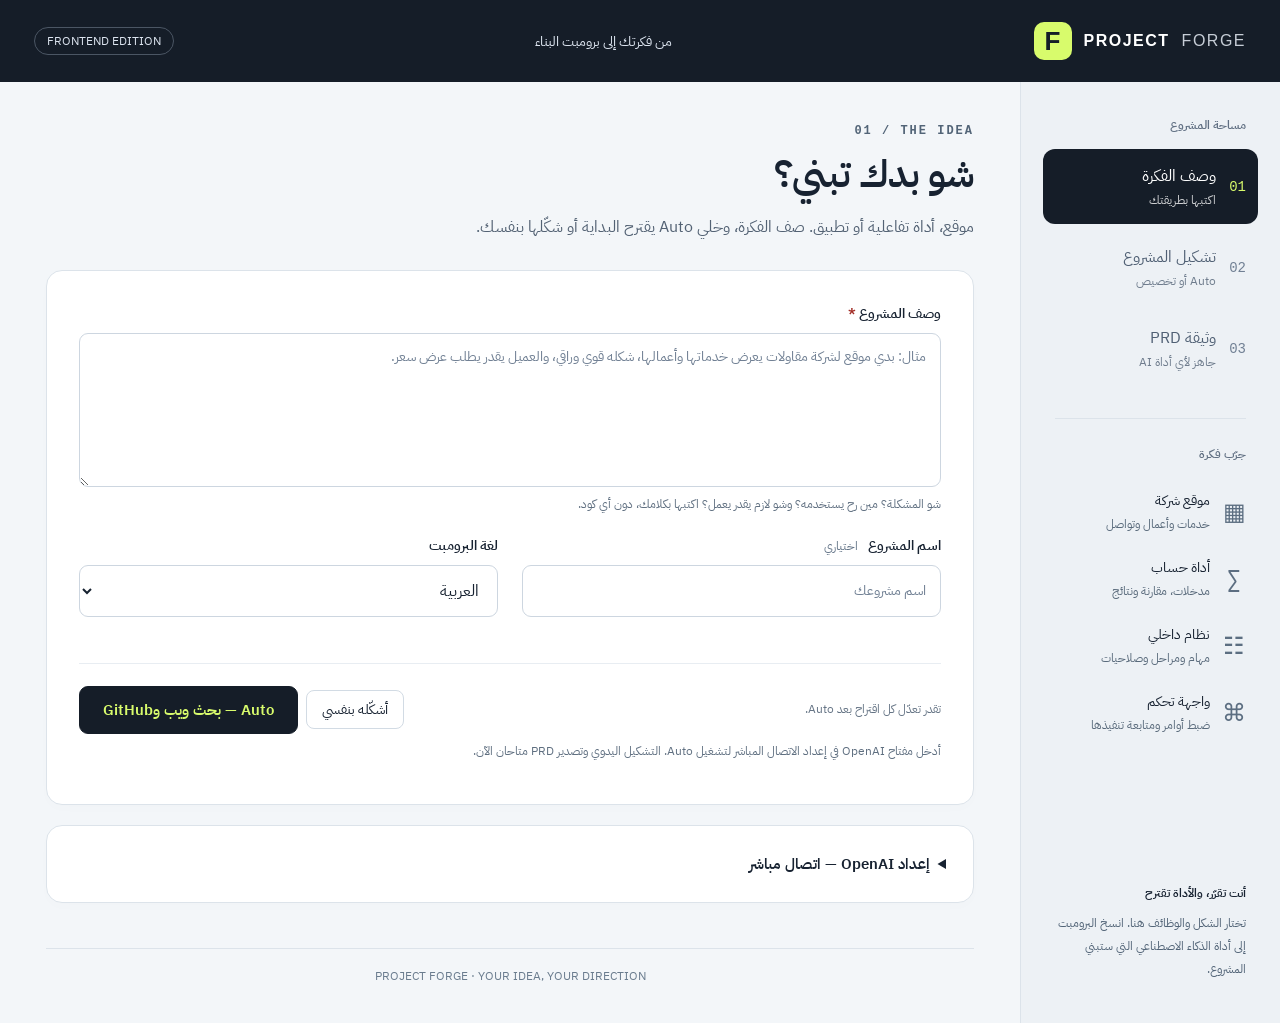
<file: index.html>
<!doctype html>
<html lang="ar" dir="rtl">
<head><meta charset="UTF-8"><meta name="viewport" content="width=device-width, initial-scale=1"><meta name="description" content="شكّل فكرة موقعك أو تطبيقك، وولّد برومبت بناء كامل مع وثيقة متطلبات."><title>Project Forge — شكّل مشروعك</title><link rel="icon" href="data:image/svg+xml,%3Csvg xmlns='http://www.w3.org/2000/svg' viewBox='0 0 64 64'%3E%3Crect width='64' height='64' rx='16' fill='%23151d28'/%3E%3Ctext x='18' y='47' font-family='Arial' font-size='45' fill='%23d8fb6c'%3EF%3C/text%3E%3C/svg%3E"><link rel="stylesheet" href="./styles.css"></head>
<body>
<header class="topbar"><a class="brand" href="./index.html" aria-label="Project Forge"><span class="mark">F</span>PROJECT <span class="brand-light">FORGE</span></a><span class="topnote">من فكرتك إلى برومبت البناء</span><span class="version">FRONTEND EDITION</span></header>
<div class="shell"><aside class="sidebar"><p class="sidebar-label">مساحة المشروع</p><nav aria-label="خطوات المشروع"><button class="step active" data-step="idea"><span class="stepnum">01</span><span>وصف الفكرة<small class="stepdesc">اكتبها بطريقتك</small></span></button><button class="step" data-step="shape"><span class="stepnum">02</span><span>تشكيل المشروع<small class="stepdesc">Auto أو تخصيص</small></span></button><button class="step" data-step="output"><span class="stepnum">03</span><span>وثيقة PRD<small class="stepdesc">جاهز لأي أداة AI</small></span></button></nav><div class="sidebar-line"></div><p class="sidebar-label">جرّب فكرة</p><button class="example" data-example="company"><span>▦</span><span>موقع شركة<small>خدمات وأعمال وتواصل</small></span></button><button class="example" data-example="calculator"><span>∑</span><span>أداة حساب<small>مدخلات، مقارنة ونتائج</small></span></button><button class="example" data-example="workflow"><span>☷</span><span>نظام داخلي<small>مهام ومراحل وصلاحيات</small></span></button><button class="example" data-example="control"><span>⌘</span><span>واجهة تحكم<small>ضبط أوامر ومتابعة تنفيذها</small></span></button><div class="sidebar-bottom"><span class="mini-label">أنت تقرّر، والأداة تقترح</span><p>تختار الشكل والوظائف هنا. انسخ البرومبت إلى أداة الذكاء الاصطناعي التي ستبني المشروع.</p></div></aside>
<main><section id="ideaView" class="view"><div class="eyebrow">01 / THE IDEA</div><h1>شو بدك تبني؟</h1><p class="lede">موقع، أداة تفاعلية أو تطبيق. صف الفكرة، وخلي Auto يقترح البداية أو شكّلها بنفسك.</p><form id="ideaForm" class="panel idea-panel"><div class="field"><label for="projectIdea">وصف المشروع <span class="required">*</span></label><textarea id="projectIdea" rows="5" required maxlength="12000" placeholder="مثال: بدي موقع لشركة مقاولات يعرض خدماتها وأعمالها، شكله قوي وراقي، والعميل يقدر يطلب عرض سعر."></textarea><p class="field-note">شو المشكلة؟ مين رح يستخدمه؟ وشو لازم يقدر يعمل؟ اكتبها بكلامك، دون أي كود.</p></div><div class="form-grid"><div class="field"><label for="projectName">اسم المشروع <span class="optional">اختياري</span></label><input id="projectName" maxlength="100" placeholder="اسم مشروعك"></div><div class="field"><label for="outputLanguage">لغة البرومبت</label><select id="outputLanguage"><option value="ar">العربية</option><option value="en">English</option></select></div></div><div id="ideaError" class="error hidden" role="alert"></div><div class="form-footer"><span>تقدر تعدّل كل اقتراح بعد Auto.</span><div class="button-group"><button class="ghost" type="button" id="customStart">أشكّله بنفسي</button><button class="primary" id="autoStart" type="submit">Auto — بحث ويب وGitHub</button></div></div><p class="field-note"><span id="connectionStatus" role="status">جارٍ فحص اتصال AI…</span></p></form><details class="panel" id="backendSettings"><summary>إعداد OpenAI — اتصال مباشر</summary><div class="details-body"><p class="field-note">نسخة فرونت إند: البحث والتحليل يتصلان بـOpenAI مباشرة من متصفحك. أدخل مفتاحك الشخصي عند التشغيل؛ يُحفظ في ذاكرة الصفحة فقط ويُمسح عند تحديثها أو إغلاقها.</p><div class="form-grid"><div class="field"><label for="openaiKey">مفتاح OpenAI API</label><input id="openaiKey" type="password" dir="ltr" autocomplete="off" spellcheck="false" maxlength="1000" placeholder="مفتاحك الشخصي — لا يُحفظ بالملفات"></div><div class="field"><label for="openaiModel">نموذج OpenAI</label><input id="openaiModel" dir="ltr" value="gpt-5.4" maxlength="120" placeholder="gpt-5.4"></div></div><p class="field-note">استخدم مفتاحك على جهاز موثوق؛ المتصفح لا يستطيع إخفاءه عن المستخدم أو إضافاته. كل زائر يستخدم مفتاحه، ولا تضع مفتاحك داخل ملفات GitHub. طلبات Auto والبحث تُحتسب على حساب OpenAI الخاص بك.</p><div id="backendError" class="error hidden" role="alert"></div><div class="button-group"><button id="saveBackend" class="primary" type="button">تفعيل وفحص الاتصال</button><button id="resetBackend" class="ghost" type="button">مسح المفتاح</button></div><p class="field-note">الفحص يتحقق من صلاحية المفتاح والوصول للنموذج. دعم البحث وتوليد المواصفات يتأكد عند أول Auto.</p></div></details></section>
<section id="shapeView" class="view hidden"><div class="eyebrow">02 / SHAPE YOUR PROJECT</div><div class="title-row"><div><h1>شكّل مشروعك</h1><p class="lede">ابدأ بالمقترح، وعدّل ما تريده. اختياراتك تصل لأداة البناء داخل البرومبت.</p></div><button class="ghost" id="editIdea">تعديل الوصف</button></div><div class="studio-bar"><span id="autoSummary"></span><button id="autoAll" class="ghost">Auto — بحث جديد</button></div><p class="field-note">Auto يبحث عن مشاريع ومستودعات GitHub مشابهة، ثم يقترح جميع الخانات. تُعتمد الاقتراحات فقط عند اكتمال البحث؛ اختياراتك تبقى محفوظة إذا فشل الطلب.</p><section id="researchPanel" class="panel hidden" aria-label="نتائج البحث"><h2>البحث الذي بنى الاقتراح</h2><div id="researchResults"></div></section><div class="studio-grid"><div class="studio-controls">
<div class="panel"><div class="panel-heading"><h2>نوع المشروع وطريقة استخدامه</h2><span class="pill">01</span></div><div class="form-grid"><div class="field"><label for="kind">نوع المشروع</label><select id="kind"></select></div><div class="field"><label for="delivery">وين رح يشتغل؟</label><select id="delivery"><option value="web">ويب على الكمبيوتر والموبايل</option><option value="mobile">تطبيق Android وiPhone</option><option value="both">موقع ويب وتطبيق موبايل</option></select></div><div class="field"><label for="siteLanguage">لغة المشروع</label><select id="siteLanguage"><option value="ar">عربي</option><option value="en">English</option><option value="ar-en">عربي وEnglish</option></select></div><div class="field"><label for="audience">مين رح يستخدمه؟</label><input id="audience" maxlength="300" placeholder="مثال: العملاء، الموظفون، الفنيون"></div></div><label for="objective">أهم نتيجة للمستخدم</label><input id="objective" maxlength="500" placeholder="مثل: طلب عرض سعر أو الوصول لنتيجة حساب"></div>
<div class="panel"><div class="panel-heading"><h2>الشكل وتجربة الاستخدام</h2><span class="pill">02</span></div><div class="form-grid"><div class="field"><label for="visual">الطابع</label><select id="visual"><option value="premium">راقي واحترافي</option><option value="minimal">بسيط ومريح</option><option value="industrial">صناعي وقوي</option><option value="bold">جريء وحيوي</option><option value="technical">عملي ودقيق</option></select></div><div class="field"><label for="layout">ترتيب الواجهة</label><select id="layout"><option value="narrative">موقع بصري بأقسام</option><option value="working">مساحة عمل مباشرة</option><option value="sidebar">قائمة جانبية ومساحة عمل</option><option value="single">صفحة واحدة مركّزة</option></select></div><div class="field"><label for="theme">الخلفية</label><select id="theme"><option value="light">فاتحة</option><option value="dark">داكنة</option><option value="system">حسب جهاز المستخدم</option></select></div><div class="field"><label for="accent">اللون الأساسي</label><div class="color-field"><input type="color" id="accent" value="#2563eb"><span id="accentLabel">#2563eb</span></div></div><div class="field"><label for="motion">الحركة</label><select id="motion"><option value="subtle">خفيفة وأنيقة</option><option value="expressive">بارزة ومدروسة</option><option value="none">دون حركة</option></select></div><div class="field"><label for="density">حجم المسافات</label><select id="density"><option value="comfortable">مريحة ومتوازنة</option><option value="spacious">واسعة وبصرية</option><option value="compact">مكثفة للبيانات والعمل</option></select></div></div></div>
<div class="panel"><div class="panel-heading"><h2>الصفحات والمكوّنات</h2><button class="ghost" id="addPage">إضافة صفحة</button></div><p class="field-note">رتّبها، غيّر أسماءها ومحتواها، أو احذف ما لا تحتاجه.</p><div id="pageEditor"></div></div>
<div class="panel"><div class="panel-heading"><h2>شو لازم يقدر يعمل؟</h2><span class="pill">04</span></div><div id="featureEditor" class="feature-grid"></div><div class="field"><label for="customFeatures">وظائف خاصة بفكرتك</label><textarea id="customFeatures" rows="3" maxlength="4000" placeholder="مثال: يقارن ثلاثة سيناريوهات، ينقل الطلب للفني، أو ينفذ أمرًا بعد موافقة المدير."></textarea></div><div class="form-grid"><div class="field"><label for="storage">حفظ البيانات</label><select id="storage"><option value="unknown">خلّي أداة البناء تقترح</option><option value="none">لا يحتاج حفظ</option><option value="local">على جهاز المستخدم فقط</option><option value="shared">مشترك بين المستخدمين</option></select></div><div class="field"><label for="auth">تسجيل الدخول</label><select id="auth"><option value="unknown">خلّي أداة البناء تقترح</option><option value="none">دون حسابات</option><option value="users">حسابات مستخدمين</option><option value="roles">أدوار وصلاحيات مختلفة</option></select></div><div class="field"><label for="integration">الاتصال بخدمات أخرى</label><select id="integration"><option value="unknown">غير محسوم</option><option value="none">لا يحتاج</option><option value="api">خدمة أو API</option><option value="ai">خدمة ذكاء اصطناعي</option><option value="device">أجهزة أو أوامر خارجية</option><option value="payments">دفع إلكتروني</option></select></div></div></div>
<details class="panel"><summary>تفاصيل إضافية — إذا عندك شيء محدد</summary><div class="details-body"><div class="field"><label for="inputs">المدخلات أو المحتوى</label><textarea id="inputs" rows="3" maxlength="7000"></textarea></div><div class="field"><label for="output">النتائج المطلوبة</label><textarea id="output" rows="3" maxlength="5000"></textarea></div><div class="field"><label for="rules">قواعد أو معادلات لازم يلتزم فيها</label><textarea id="rules" rows="3" maxlength="5000" placeholder="اكتب ما تعرفه. أداة البناء تسأل عن القواعد الناقصة بدل اختراعها."></textarea></div><div class="field"><label for="flow">خطوات الاستخدام بالترتيب</label><textarea id="flow" rows="2" maxlength="3000" placeholder="إدخال → مراجعة → تنفيذ → نتيجة"></textarea></div><div class="field"><label for="references">مواقع أو صور مرجعية</label><textarea id="references" rows="2" maxlength="3000" placeholder="رابط أو وصف لشكل يعجبك، وما الذي تريد أخذه منه."></textarea></div><div class="field"><label for="requirements">أي شيء إضافي لازم يعرفه المطوّر؟</label><textarea id="requirements" rows="3" maxlength="5000" placeholder="مثل: يعمل دون إنترنت، لا أريد اشتراكات، لدي شعار وصور جاهزة."></textarea></div><div class="form-grid"><div class="field"><label for="constraint">التقنية</label><select id="constraint"><option value="auto">اقترح الأنسب — لا أحتاج اختيارها</option><option value="html">HTML + CSS + JS</option><option value="react">React</option><option value="next">Next.js</option><option value="angular">Angular</option><option value="php">PHP / Laravel</option></select></div><div class="field"><label for="hosting">طريقة التشغيل</label><select id="hosting"><option value="auto">الطريقة المناسبة للمشروع</option><option value="file">أريد فتح index.html مباشرة</option><option value="static">استضافة ملفات ثابتة</option><option value="server">سيرفر وخدمات خلفية</option></select></div></div></div></details>
</div><aside class="studio-preview"><div class="preview-heading"><span>تصوّر أولي</span><span class="pill">يتغيّر مع اختياراتك</span></div><div id="mockPreview" class="mock-preview"></div><div id="techSummary" class="tech-summary"></div><div class="preview-note">تصوّر لترتيب الواجهة. التصميم النهائي ينفّذه AI من وصفك والبرومبت.</div><button id="generate" class="primary full">ولّد PRD مع برومبتات الأقسام</button></aside></div></section>
<section id="outputView" class="view hidden"><div class="eyebrow">03 / READY TO BUILD</div><div class="title-row"><div><h1>وثيقة مشروعك جاهزة</h1><p class="lede">وثيقة PRD واحدة: مواصفات كل قسم ثم برومبت تنفيذه مرة واحدة. انسخها كاملة لأداة AI التي ستبني المشروع.</p></div><button id="backShape" class="ghost">تعديل المشروع</button></div><div id="resultSummary" class="classification"></div><div id="resultWarnings"></div><div id="prdPanel"><div class="document-toolbar"><span>PRD + برومبت واحد داخل كل قسم · قابل للتعديل</span><div><button class="ghost" id="downloadPrd">تنزيل MD</button><button class="primary" id="copyPrd">نسخ الوثيقة كاملة</button></div></div><textarea id="prdOutput" class="document" aria-label="PRD وبرومبتات الأقسام" spellcheck="false"></textarea></div><p class="field-note">هذه الأداة تجهّز مواصفات وبرومبت المشروع. إنشاء الملفات والتشغيل يتم في أداة البناء التي تختارها.</p></section><footer>PROJECT FORGE · YOUR IDEA, YOUR DIRECTION</footer></main></div><div id="researchBusy" class="busy-overlay hidden" role="status" aria-live="polite"><div class="panel research-progress"><div class="research-progress-head"><span class="research-spinner" aria-hidden="true"></span><div><span class="mini-label">AUTO · تحليل وبحث</span><h2>جارٍ إعداد مقترح مشروعك</h2></div></div><p id="researchStatus">الطلب جارٍ — ننتظر نتيجة التحليل والبحث.</p><div class="research-time" aria-hidden="true"><span>الوقت المنقضي</span><strong id="researchElapsed" dir="ltr">0:00</strong></div><p id="researchWaitNote" class="field-note">تظهر المصادر والمقترحات عند اكتمال النتيجة. اختياراتك الحالية محفوظة.</p><button id="cancelResearch" class="ghost">إلغاء البحث</button></div></div><div id="toast" class="toast hidden" role="status" aria-live="polite"></div><script src="./engine.js"></script><script src="./studio.js"></script><script src="./schema.js"></script><script src="./research.js"></script><script src="./backend.js"></script><script src="./app.js"></script></body></html>
</file>
<file: styles.css>
@import url('https://fonts.googleapis.com/css2?family=IBM+Plex+Sans+Arabic:wght@400;500;600;700&display=swap');
:root{color-scheme:light;--ink:#172231;--muted:#536274;--line:#dce3ea;--paper:#f3f6f9;--lime:#d8fb6c;--navy:#151d28;--teal:#16766d;--radius:16px;font-family:'IBM Plex Sans Arabic',Tahoma,Arial,sans-serif;font-size:16px;color:var(--ink);background:var(--paper)}
*{box-sizing:border-box}body{margin:0}button,input,select,textarea{font:inherit}button,a,input,select,textarea{-webkit-tap-highlight-color:transparent}button{cursor:pointer}button:disabled{cursor:not-allowed;opacity:.42}button:focus-visible,a:focus-visible{outline:3px solid #4e8dea;outline-offset:4px}input:focus,select:focus,textarea:focus{outline:3px solid #2563eb22;border-color:#2563eb}a{color:inherit}button{transition:background .15s,transform .15s}button:active:not(:disabled){transform:translateY(1px)}.hidden{display:none!important}
.topbar{height:82px;display:flex;align-items:center;justify-content:space-between;padding:0 34px;background:var(--navy);color:#fff;gap:20px}.brand{display:flex;align-items:center;gap:12px;text-decoration:none;direction:ltr;font-family:Arial,sans-serif;font-weight:700;letter-spacing:1.5px;font-size:16px}.brand-light{font-weight:400;color:#c6cdd6}.mark{background:var(--lime);color:var(--navy);width:38px;height:38px;display:grid;place-items:center;border-radius:10px;font-size:26px;letter-spacing:0}.topnote{color:#dce4ef;font-size:14px}.version{border:1px solid #4b5664;border-radius:20px;padding:4px 12px;color:#dce4ef;font-size:12px}
.shell{display:grid;grid-template-columns:260px minmax(0,1fr);max-width:1600px;margin:auto;min-height:calc(100vh - 82px)}.sidebar{padding:34px 22px;display:flex;flex-direction:column;border-left:1px solid var(--line);background:#edf1f5}.sidebar-label{color:#617083;font-size:12px;font-weight:600;margin:0 12px 15px}.step{width:100%;display:flex;gap:13px;align-items:center;text-align:right;border:0;background:transparent;padding:15px 12px;margin-bottom:6px;border-radius:12px;color:#506074}.step.active{background:var(--navy);color:#fff}.stepnum{font-family:monospace;font-size:14px;color:#718094}.step.active .stepnum{color:var(--lime)}.stepdesc{display:block;font-size:12px;margin-top:3px;opacity:.8}.sidebar-line{height:1px;background:var(--line);margin:26px 12px}.example{display:flex;align-items:center;gap:12px;background:none;border:0;border-radius:10px;padding:12px;text-align:right;color:var(--ink);width:100%;font-size:14px}.example:hover{background:#e0e7ef}.example>span:first-child{width:24px;font-size:24px;text-align:center;color:#5c6e81}.example small{display:block;font-size:12px;color:#596a7b;margin-top:4px}.sidebar-bottom{margin-top:auto;padding:48px 12px 0}.sidebar-bottom p{font-size:12px;line-height:1.9;color:#526477;margin:8px 0}.mini-label{font-size:12px;font-weight:600}
main{min-width:0;padding:42px 46px 20px}.view{max-width:1020px;margin:auto}.eyebrow{font-family:monospace;font-size:12px;font-weight:600;letter-spacing:2px;color:#526477;direction:ltr;text-align:right;margin-bottom:12px}h1{font-size:clamp(1.8rem,3vw,2.55rem);line-height:1.3;font-weight:600;margin:0 0 12px;letter-spacing:-.6px}h2{font-weight:600;font-size:18px;line-height:1.5;margin:0}h3{font-size:16px;font-weight:600;margin:0 0 10px}.lede{font-size:16px;line-height:1.9;color:var(--muted);margin:0 0 28px;max-width:710px}.panel{background:#fff;border:1px solid var(--line);border-radius:var(--radius);padding:27px;margin-bottom:20px;box-shadow:0 4px 12px #14223903}.idea-panel{padding:32px}.panel-heading{display:flex;justify-content:space-between;align-items:center;gap:12px;margin-bottom:24px}.field{margin-bottom:22px;min-width:0}.field:last-child{margin-bottom:0}label{font-size:14px;font-weight:600;display:block;margin-bottom:9px}.required{color:#a32f28}input:not([type=color]),select,textarea{display:block;width:100%;border:1px solid #cdd6e0;background:#fff;border-radius:9px;padding:12px 14px;color:var(--ink);min-height:48px;font-size:16px;line-height:1.6}textarea{resize:vertical}textarea::placeholder,input::placeholder{color:#718094;font-size:14px;opacity:1}.field-note{font-size:12px;margin-top:8px;color:#5f6f80}.form-grid{display:grid;grid-template-columns:repeat(2,minmax(0,1fr));gap:0 24px}.form-footer{display:flex;align-items:center;justify-content:space-between;gap:16px;border-top:1px solid #e8edf2;padding-top:22px;margin-top:24px}.privacy-note,.form-footer>span{font-size:12px;line-height:1.8;color:#657485}.primary{background:var(--navy);color:var(--lime);border:1px solid var(--navy);padding:12px 23px;border-radius:9px;font-size:15px;font-weight:600;white-space:nowrap}.primary:hover{background:#263345}.ghost{background:#fff;border:1px solid #d2dbe4;color:var(--ink);padding:8px 15px;border-radius:8px;font-size:14px;white-space:nowrap}.ghost:hover{background:#eaf0f6}.text-button{background:transparent;border:0;color:#225d9f;font-size:14px}.note-strip{display:flex;align-items:center;gap:18px;padding:18px 20px;border:1px dashed #c7d2de;border-radius:12px;margin:20px 0}.note-strip p{font-size:14px;line-height:1.85;color:#536477;margin:0}.note-symbol{font-family:monospace;font-size:14px;border:1px solid #cbd6e0;border-radius:7px;padding:9px;font-weight:600;color:#3a5668}.title-row{display:flex;justify-content:space-between;align-items:flex-start;gap:16px}.title-row>.ghost{margin-top:5px}.classification{display:flex;align-items:flex-start;gap:16px;background:#e5efee;border:1px solid #cbdedb;border-radius:13px;padding:20px;margin-bottom:24px}.classification-icon{font-size:26px;color:var(--teal)}.classification p{font-size:14px;margin:7px 0 0;color:#45635f;line-height:1.8}.pill{font-size:12px;border-radius:20px;background:#eef2f6;color:#55697b;padding:5px 10px;white-space:nowrap}.bottom-action{display:flex;align-items:center;justify-content:space-between;margin:26px 0 15px;gap:20px}.bottom-action>span{font-size:12px;color:#637487}.color-field{display:flex;align-items:center;gap:15px;border:1px solid #cdd6e0;border-radius:9px;padding:8px 14px;min-height:48px}.color-field input{border:0;width:33px;height:30px;padding:0;background:none;cursor:pointer}.color-field span{font-family:monospace;font-size:14px;color:#4e6478}.error{padding:13px 16px;color:#973127;background:#fff0ed;border:1px solid #edc0b9;border-radius:9px;margin:14px 0;font-size:14px;line-height:1.7}.source-badge{font-size:12px;color:#566e80;margin:-12px 0 20px}
.recommend-card{background:var(--navy);color:#fff;border-radius:16px;overflow:hidden;display:grid;grid-template-columns:minmax(0,1fr) 270px;margin-bottom:20px}.recommend-main{padding:27px 30px}.recommend-eyebrow{font-size:12px;color:#c3cedc;margin-bottom:12px}.recommend-main h2{font-family:Arial,sans-serif;font-size:26px;line-height:1.4;color:var(--lime);font-weight:500;direction:ltr;text-align:right}.recommend-main p{color:#d7e0eb;font-size:14px;line-height:1.9;margin:14px 0 0}.recommend-side{padding:25px;background:#202c3b}.recommend-side strong{display:block;font-size:14px;margin-bottom:8px;color:#e8f0f8}.recommend-side p{font-size:13px;color:#c7d3df;line-height:1.9;margin:0 0 18px}.recommend-side p:last-child{margin:0}.decision-details{display:grid;grid-template-columns:repeat(2,minmax(0,1fr));gap:16px;margin-bottom:24px}.decision-details .panel{margin:0;padding:19px}.decision-details p{font-size:14px;color:#536477;line-height:1.85;margin:9px 0 0}.warning{background:#fff8e7;border:1px solid #e9d9ab;border-radius:11px;padding:16px 19px;margin-bottom:20px;font-size:14px;line-height:1.9;color:#705815}.warning ul{margin:8px 0 0;padding-right:20px}.results-tabs{display:flex;gap:6px;border-bottom:1px solid #ccd6e2;overflow-x:auto;margin-top:27px;margin-bottom:24px}.tab{background:none;border:0;border-bottom:3px solid transparent;padding:13px 17px;color:#66788b;font-size:14px;white-space:nowrap}.tab.active{color:#132c45;border-bottom-color:#16766d;font-weight:600}.map-heading{display:flex;justify-content:space-between;align-items:center;margin:20px 0 14px}.screen-grid{display:grid;grid-template-columns:repeat(2,minmax(0,1fr));gap:16px}.screen-card{background:#fff;border:1px solid var(--line);border-radius:12px;padding:21px;position:relative}.screen-number{font-family:monospace;font-size:12px;color:#678297;margin-bottom:12px;display:block}.screen-card p{font-size:14px;line-height:1.85;color:#536578;margin:8px 0}.screen-card ul{font-size:14px;line-height:1.9;margin:12px 0 0;padding-right:18px;color:#334b62}.tags{display:flex;flex-wrap:wrap;gap:7px;margin-top:16px}.tag{background:#edf2f7;border-radius:6px;font-size:12px;color:#4d647b;padding:4px 9px}.design-card{display:grid;grid-template-columns:140px minmax(0,1fr);background:#fff;border:1px solid var(--line);border-radius:13px;overflow:hidden;margin-bottom:22px}.design-palette{padding:24px;background:#e8edf3;display:flex;align-items:center;justify-content:center;gap:7px}.swatch{width:26px;height:70px;border-radius:7px;border:1px solid #182c4114}.design-copy{padding:22px}.design-copy p{font-size:14px;line-height:1.9;color:#536477;margin:8px 0}.flow-box{border:1px solid var(--line);background:#fff;border-radius:13px;padding:22px;margin-top:20px}.flow-steps{display:flex;gap:9px;flex-wrap:wrap;margin-top:15px}.flow-step{padding:9px 13px;font-size:14px;background:#edf2f7;border-radius:8px}.flow-step b{font-family:monospace;font-size:12px;margin-left:8px;color:#16766d}.document-toolbar{display:flex;justify-content:space-between;align-items:center;margin-bottom:12px;gap:12px}.document-toolbar>span{font-size:13px;color:#61768a}.document-toolbar>div{display:flex;gap:8px}.document{font-family:monospace,Tahoma,sans-serif!important;min-height:620px;font-size:14px!important;line-height:1.9!important;tab-size:2;padding:24px!important;background:#fff!important}.document.short{min-height:350px}.deep-flow{display:flex;justify-content:space-between;gap:12px;margin-bottom:24px;flex-wrap:wrap}.deep-flow span{font-size:14px;color:#405e75}.deep-flow b{display:inline-grid;place-items:center;width:25px;height:25px;background:#dcebe6;color:#165e54;border-radius:7px;margin-left:7px;font-family:monospace}.import-panel{margin-top:24px}.import-panel p{font-size:14px;color:#596e80;line-height:1.9}.result-footer{display:flex;justify-content:space-between;gap:16px;margin:27px 0;color:#637487;font-size:12px}footer{max-width:1020px;margin:45px auto 0;border-top:1px solid #dce3ea;padding:18px 0;display:flex;justify-content:center;gap:10px;font-size:12px;color:#6a7c8e;direction:ltr}.toast{position:fixed;bottom:24px;left:24px;max-width:calc(100vw - 48px);padding:13px 22px;border-radius:11px;background:#172536;color:#fff;font-size:14px;box-shadow:0 5px 30px #13233233;z-index:10}.ai-detail{white-space:pre-wrap;overflow-wrap:anywhere}.alert-heading{font-weight:600}.empty{border:1px dashed var(--line);padding:25px;border-radius:12px;color:#657789;font-size:14px}
@media(min-width:1450px){main{padding:48px 65px}}@media(max-width:1100px){.shell{grid-template-columns:220px minmax(0,1fr)}main{padding:32px 26px}.sidebar{padding:26px 12px}.recommend-card{grid-template-columns:1fr}.recommend-side{display:grid;grid-template-columns:1fr 1fr;gap:15px}.recommend-side p{margin:0}.recommend-side>div{min-width:0}}@media(max-width:780px){.topbar{height:70px;padding:0 20px}.topnote{display:none}.shell{display:block}.sidebar{display:block;padding:12px 16px;border:0;border-bottom:1px solid var(--line)}.sidebar nav{display:flex;gap:5px}.sidebar-label,.sidebar-line,.example,.sidebar-bottom{display:none}.step{padding:10px 8px;justify-content:center;margin:0;gap:8px;font-size:13px}.stepdesc{display:none}.stepnum{font-size:12px}.sidebar nav .step{flex:1}.version{font-size:12px}main{padding:27px 19px}.panel,.idea-panel{padding:22px}.title-row{flex-wrap:wrap}.title-row>.ghost{margin:-12px 0 20px}.lede{margin-bottom:22px}.form-grid{grid-template-columns:1fr;gap:0}.screen-grid,.decision-details{grid-template-columns:1fr}.form-footer{align-items:flex-start}.privacy-note{max-width:170px}.bottom-action{align-items:flex-start}.bottom-action>span{max-width:170px}.recommend-main{padding:24px}.recommend-main h2{font-size:23px}.recommend-side{padding:22px}.design-card{grid-template-columns:95px 1fr}.design-palette{padding:15px;gap:5px}.swatch{width:17px;height:65px}.design-copy{padding:19px}.document-toolbar{flex-wrap:wrap}.document{padding:17px!important;min-height:550px}.note-strip{align-items:flex-start}.note-strip .ghost{white-space:normal}.deep-flow{flex-direction:column;gap:14px}.results-tabs{margin-top:22px}.tab{padding:12px}.classification{padding:17px}.panel-heading{flex-wrap:wrap}}@media(prefers-reduced-motion:reduce){*{scroll-behavior:auto!important;transition:none!important}}
.optional{font-size:12px;font-weight:400;color:#637487;margin-right:7px}.processing{position:fixed;inset:0;background:#152331a8;z-index:20;display:grid;place-items:center;padding:20px;backdrop-filter:blur(4px)}.processing-card{background:#fff;border-radius:18px;padding:35px;text-align:center;width:min(420px,100%);box-shadow:0 20px 60px #0b18294d}.processing-symbol{display:grid;place-items:center;width:55px;height:55px;border-radius:12px;background:var(--navy);color:var(--lime);font:700 34px Arial;margin:0 auto 24px}.processing-card strong{font-size:20px}.processing-card p{font-size:14px;color:#637487;line-height:1.9;margin:12px 0 24px}.question-count{font-size:12px;font-family:monospace;color:#678297;margin-bottom:10px}.choice-note{margin-top:14px}
/* Prompt studio: controls beside a live schematic. */
.studio-bar{display:flex;justify-content:space-between;align-items:center;gap:15px;padding:18px 20px;background:#e5efee;border:1px solid #cbdedb;border-radius:12px;color:#315e57}.studio-grid{display:grid;grid-template-columns:minmax(0,1fr) 300px;gap:22px;align-items:start;margin-top:24px}.studio-controls{min-width:0}.studio-controls .form-grid{gap:0 16px}.studio-controls .panel{padding:23px}.studio-preview{position:sticky;top:22px;min-width:0}.preview-heading{display:flex;align-items:center;justify-content:space-between;margin-bottom:12px;font-size:14px}.preview-note{font-size:13px;color:#617283;line-height:1.9;margin:14px 0}.full{width:100%}.button-group{display:flex;gap:8px;align-items:center;flex-wrap:wrap}.page-edit{border-top:1px solid var(--line);margin-top:18px;padding-top:17px}.page-edit-top{display:flex;align-items:center;justify-content:space-between;margin-bottom:8px}.page-edit-top .screen-number{margin:0}.page-edit label{margin-top:12px}.page-edit textarea{font-size:14px}.icon-button{border:1px solid var(--line);background:#fff;border-radius:7px;height:36px;min-width:44px;color:#456078;font-size:13px}.danger{color:#a33b32}.feature-grid{display:grid;grid-template-columns:1fr 1fr;gap:10px;margin-bottom:23px}.feature-choice{display:flex;align-items:center;gap:10px;border:1px solid var(--line);padding:12px 10px;border-radius:9px;cursor:pointer;font-size:14px;line-height:1.6;margin:0;font-weight:400}.feature-choice:has(input:checked){border-color:#16766d;background:#e9f5f1}.feature-choice input{min-height:0!important;display:inline!important;flex:none;width:17px!important;height:17px;accent-color:var(--teal);margin:0}summary{font-size:15px;font-weight:600;cursor:pointer}.details-body{margin-top:23px}.mock-preview{--project-accent:#2563eb;--mock-bg:#fff;--mock-surface:#eff3f7;--mock-ink:#1c2a3b;background:var(--mock-bg);color:var(--mock-ink);border:1px solid #cbd6e1;border-radius:13px;overflow:hidden;min-height:340px;box-shadow:0 10px 30px #172b4010}.mock-preview[data-theme=dark]{--mock-bg:#14202d;--mock-surface:#253445;--mock-ink:#e4edf7}.mock-browser{display:flex;align-items:center;gap:5px;padding:11px;background:var(--mock-surface);direction:ltr}.mock-browser i{height:6px;width:6px;border-radius:50%;background:#8698aa}.mock-browser span{font-size:12px;margin-left:auto;overflow-wrap:anywhere}.mock-nav{display:flex;gap:10px;padding:12px;font-size:12px;line-height:1.6;border-bottom:1px solid #8093a32b;flex-wrap:wrap}.mock-nav span{color:var(--mock-ink);opacity:.7}.mock-nav .selected{font-weight:600;opacity:1;border-bottom:2px solid var(--project-accent)}.mock-body{padding:20px}.mock-kicker{font-size:12px;opacity:.65}.mock-body h3{margin:12px 0 7px;font-size:20px}.mock-body>p{font-size:13px;line-height:1.8;opacity:.8}.mock-hero{background:var(--mock-surface);border-right:4px solid var(--project-accent);padding:27px 15px;margin:16px 0;font-size:14px;min-height:90px;display:flex;align-items:center}.mock-cards{display:grid;grid-template-columns:1fr 1fr;gap:8px;margin:18px 0}.mock-cards>div{background:var(--mock-surface);padding:12px;font-size:12px;line-height:1.7;overflow-wrap:anywhere;border-radius:6px}.mock-line{display:block;width:90%;height:4px;background:#8298aa33;margin-top:12px;border-radius:3px}.mock-line.short{width:60%;margin-top:6px}.mock-action{display:inline-block;border:1px solid var(--project-accent);border-bottom:3px solid var(--project-accent);color:var(--mock-ink);border-radius:6px;padding:8px 13px;font-size:12px;background:var(--mock-surface)}.mock-preview[data-layout=sidebar]{display:grid;grid-template-columns:83px minmax(0,1fr)}.mock-preview[data-layout=sidebar] .mock-browser{grid-column:1/-1}.mock-preview[data-layout=sidebar] .mock-nav{display:flex;flex-direction:column;padding:12px 8px;border:0;border-left:1px solid #8093a32b}.mock-preview[data-layout=sidebar] .mock-body{padding:15px 11px}.mock-preview[data-layout=sidebar] .mock-cards{grid-template-columns:1fr}.mock-preview[data-visual=bold] h3{font-size:25px}.mock-preview[data-density=compact] .mock-body{padding:14px}.tech-summary{border:1px solid var(--line);background:#fff;border-radius:11px;padding:17px;margin-top:15px}.tech-summary strong{display:block;font-family:Arial,sans-serif;font-size:16px;line-height:1.6;margin-top:10px;text-align:right}.tech-summary p{font-size:13px;line-height:1.9;color:#617283;margin:10px 0 0}.tech-summary .tech-warning{color:#875e24}.studio-controls .field-note{font-size:13px}.studio-controls .field{margin-bottom:18px}.studio-controls .form-grid .field:last-child{margin-bottom:18px}
@media(min-width:1450px){.view{max-width:1160px}}@media(max-width:1250px){.studio-grid{grid-template-columns:minmax(0,1fr) 260px}.studio-controls .form-grid{grid-template-columns:1fr}.studio-controls .feature-grid{grid-template-columns:1fr}}@media(max-width:1000px){.studio-grid{grid-template-columns:1fr}.studio-preview{position:static;max-width:580px;width:100%;margin:0 auto}.studio-controls .form-grid{grid-template-columns:1fr 1fr}.studio-controls .feature-grid{grid-template-columns:1fr 1fr}}@media(max-width:780px){.studio-controls .form-grid{grid-template-columns:1fr}.studio-bar{flex-wrap:wrap}.form-footer{flex-wrap:wrap}.studio-controls .panel{padding:20px}.studio-controls .feature-grid{grid-template-columns:1fr 1fr}.studio-bar>span{font-size:14px}.document-toolbar>div{flex-wrap:wrap}.topbar .version{font-size:11px;letter-spacing:.4px}.feature-choice{padding:10px 8px;font-size:14px}}@media(max-width:420px){.studio-controls .feature-grid{grid-template-columns:1fr}.brand{font-size:13px;gap:8px}.mark{width:32px;height:32px}.topbar{padding:0 15px}.version{padding:4px 7px}}

.busy-overlay{position:fixed;inset:0;z-index:100;background:#0b1425bf;display:grid;place-items:center;padding:24px}.busy-overlay .panel{max-width:540px}.busy-overlay.hidden{display:none}.research-card{border-bottom:1px solid var(--border,#dde2e9);padding:16px 0}#researchResults a{color:#2358a6;overflow-wrap:anywhere}#researchResults p{line-height:1.8}.document-toolbar{flex-wrap:wrap;gap:12px}

.research-progress{width:min(100%,540px);text-align:right}.research-progress-head{display:flex;align-items:center;gap:18px}.research-progress-head .mini-label{color:var(--teal);display:block;margin-bottom:6px}.research-spinner{width:44px;height:44px;flex:0 0 44px;border:4px solid #dfe9e6;border-top-color:var(--teal);border-left-color:var(--teal);border-radius:50%;animation:research-spin 1s linear infinite}.research-progress #researchStatus{line-height:1.9;margin:24px 0 18px;font-weight:500}.research-time{display:flex;align-items:center;justify-content:space-between;background:#f2f6f5;border:1px solid #dfe8e5;border-radius:12px;padding:12px 16px;color:var(--muted);font-size:14px}.research-time strong{color:var(--teal);font-family:monospace;font-size:24px;font-variant-numeric:tabular-nums}.research-progress .field-note{line-height:1.9;margin:18px 0}.research-progress button{width:100%}@keyframes research-spin{to{transform:rotate(360deg)}}@media(prefers-reduced-motion:reduce){.research-spinner{animation:none}}
</file>
